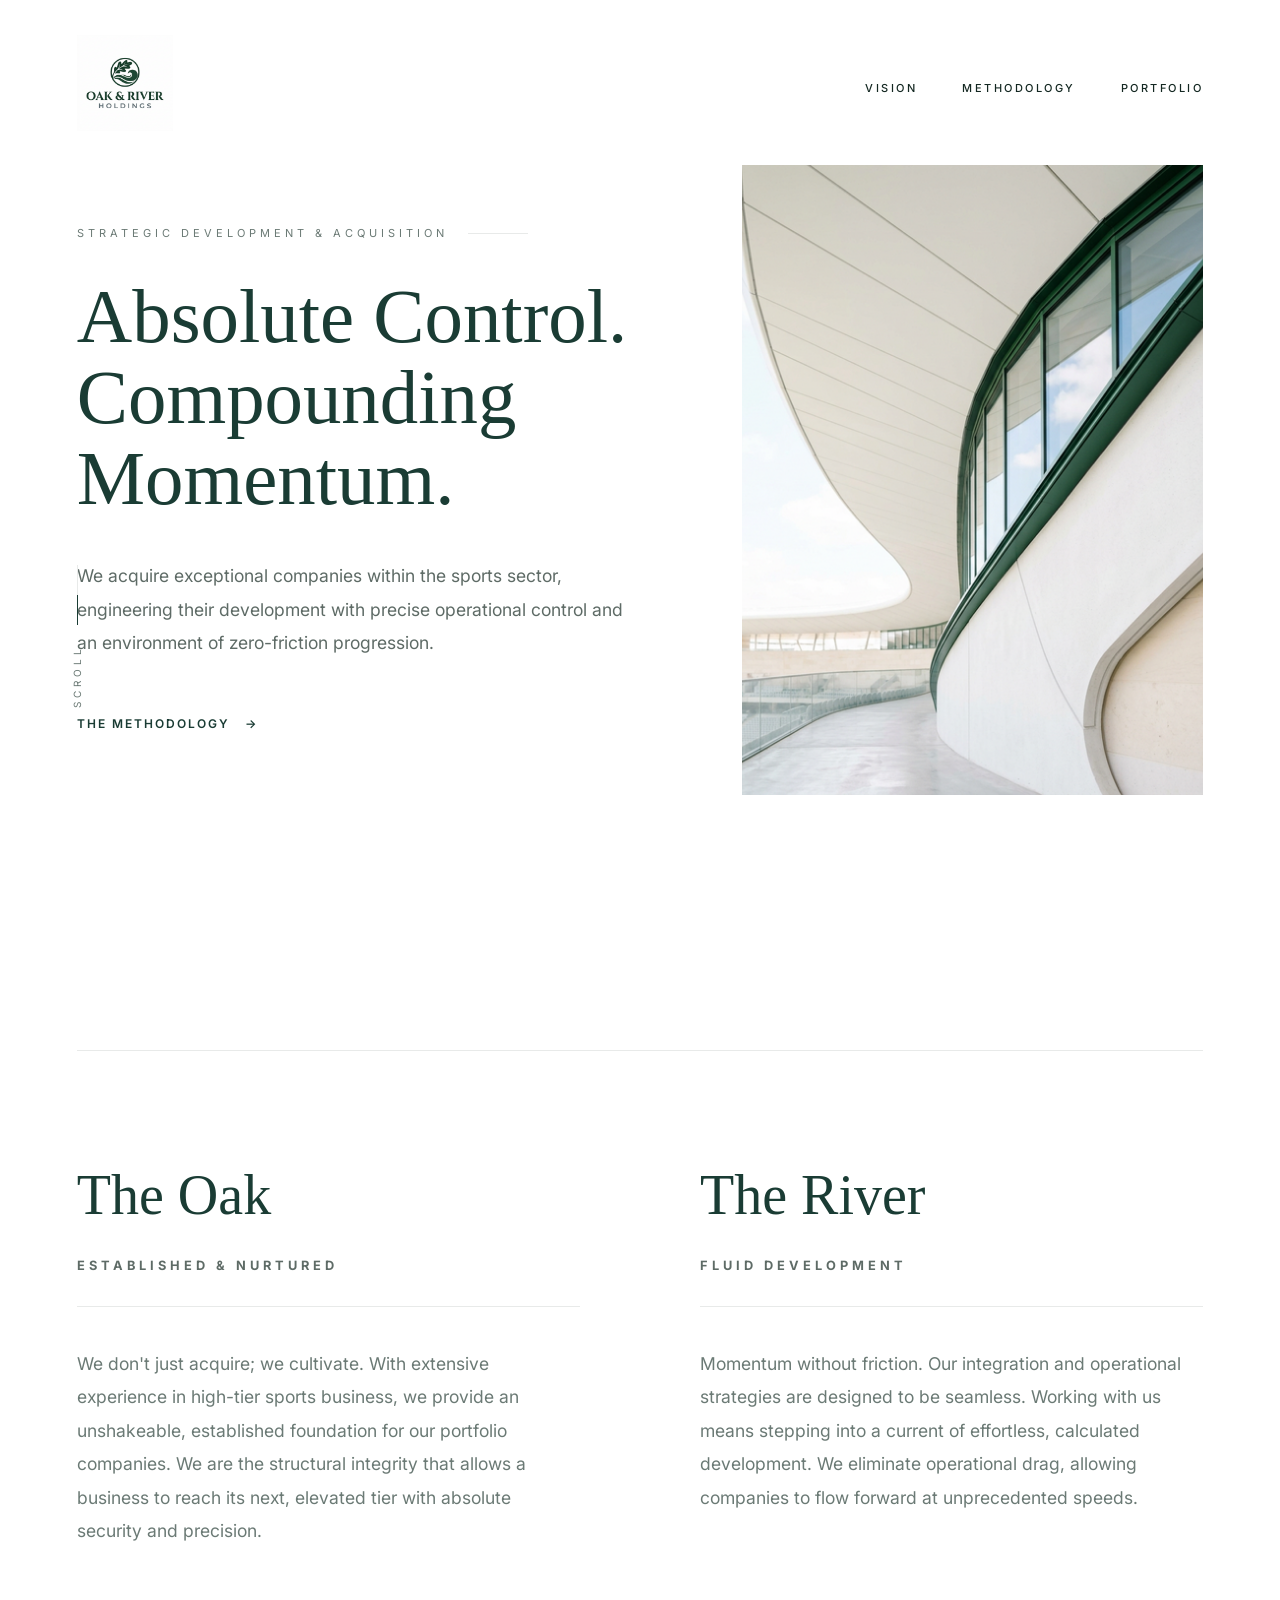
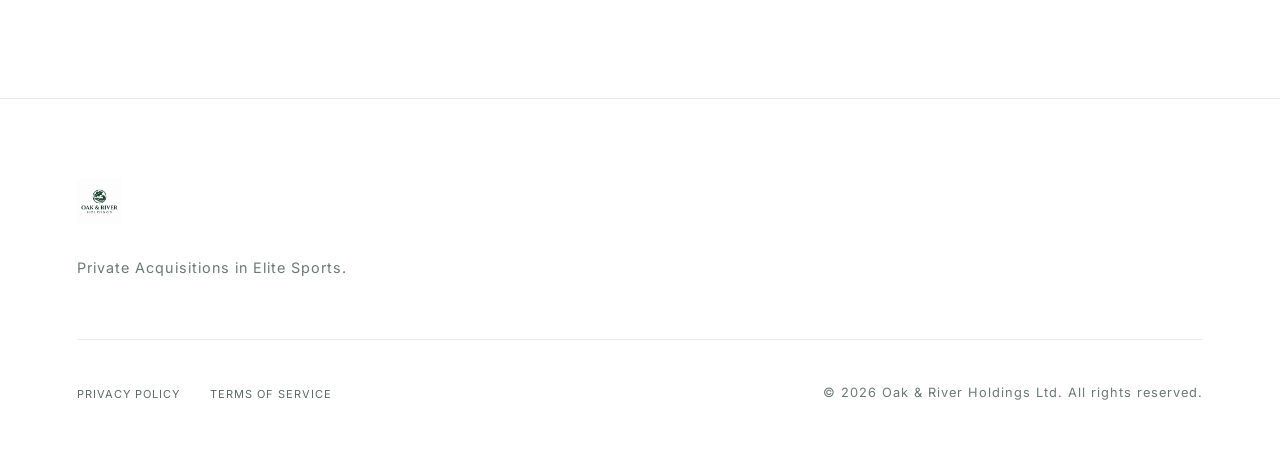
<file: index.html>
<!DOCTYPE html>
<html lang="en-GB">
<head>
    <meta charset="UTF-8">
    <meta name="viewport" content="width=device-width, initial-scale=1.0">
    <title>Oak & River Holdings | Elite Capital & Acquisitions</title>
    <link rel="stylesheet" href="style.css">
    <link rel="preconnect" href="https://fonts.googleapis.com">
    <link rel="preconnect" href="https://fonts.gstatic.com" crossorigin>
    <link href="https://fonts.googleapis.com/css2?family=Bodoni+Moda:ital,opsz,wght@0,6..96,400..900;1,6..96,400..900&family=Inter:wght@300;400;500;600&display=swap" rel="stylesheet">
</head>
<body>
    
    <nav class="main-nav">
        <div class="nav-container">
            <div class="logo-box">
                <img src="assets/oak_and_river_logo_monogreen.png" alt="Oak & River Holdings Logo" class="nav-logo" />
            </div>
            <ul class="nav-links">
                <li><a href="index.html#vision" class="nav-link">Vision</a></li>
                <li><a href="index.html#method" class="nav-link">Methodology</a></li>
                <li><a href="portfolio.html" class="nav-link">Portfolio</a></li>
            </ul>
            <button class="mobile-menu-btn" aria-label="Toggle Menu">
                <span></span>
                <span></span>
                <span></span>
            </button>
        </div>
    </nav>

    <main>
        <!-- HERO SECTION -->
        <section id="vision" class="hero cinematic-section">
            <div class="container hero-split">
                <div class="hero-content reveal-up">
                    <div class="eyebrow-line">
                        <span class="eyebrow">Strategic Development & Acquisition</span>
                        <span class="line"></span>
                    </div>
                    <h1 class="hero-title">
                        Absolute Control.<br>
                        Compounding Momentum.
                    </h1>
                    <p class="hero-subtitle">
                        We acquire exceptional companies within the sports sector, engineering their development with precise operational control and an environment of zero-friction progression.
                    </p>
                    <a href="#method" class="discover-btn">
                        <span>The Methodology</span>
                        <div class="arrow-icon">→</div>
                    </a>
                </div>
                <!-- Abstract bright imagery on the right -->
                <div class="hero-visual reveal-up" style="transition-delay: 0.2s">
                    <div class="visual-wrapper">
                        <img src="assets/bright_hero_bg.png" alt="Fluid momentum" />
                    </div>
                </div>
            </div>
            
            <div class="scroll-wrapper">
                <div class="scroll-indicator">
                    <span class="scroll-text">Scroll</span>
                    <div class="mouse-line"></div>
                </div>
            </div>
        </section>

        <!-- THE METHOD SECTION -->
        <section id="method" class="concept-section">
            <div class="container">
                <div class="grid-layout">
                    <!-- THE OAK -->
                    <div class="concept-block reveal-up">
                        <div class="concept-top">
                            <h2 class="concept-title">The Oak</h2>
                            <h3 class="concept-subtitle">Established & Nurtured</h3>
                        </div>
                        <div class="concept-body">
                            <p class="concept-desc">
                                We don't just acquire; we cultivate. With extensive experience in high-tier sports business, we provide an unshakeable, established foundation for our portfolio companies. We are the structural integrity that allows a business to reach its next, elevated tier with absolute security and precision.
                            </p>
                        </div>
                    </div>

                    <!-- THE RIVER -->
                    <div class="concept-block river-block reveal-up" style="transition-delay: 0.2s">
                        <div class="concept-top">
                            <h2 class="concept-title">The River</h2>
                            <h3 class="concept-subtitle">Fluid Development</h3>
                        </div>
                        <div class="concept-body">
                            <p class="concept-desc">
                                Momentum without friction. Our integration and operational strategies are designed to be seamless. Working with us means stepping into a current of effortless, calculated development. We eliminate operational drag, allowing companies to flow forward at unprecedented speeds.
                            </p>
                        </div>
                    </div>
                </div>
            </div>
        </section>




    </main>

    <footer>
        <div class="container footer-content">
            <div class="footer-brand">
                <img src="assets/oak_and_river_logo_monogreen.png" alt="Logo" class="footer-logo" />
                <p>Private Acquisitions in Elite Sports.</p>
            </div>
            <div class="footer-bottom">
                <ul class="footer-links">
                    <li><a href="#">Privacy Policy</a></li>
                    <li><a href="#">Terms of Service</a></li>
                </ul>
                <div class="footer-legal">
                    <p>&copy; 2026 Oak & River Holdings Ltd. All rights reserved.</p>
                </div>
            </div>
        </div>
    </footer>

    <script>
        document.addEventListener('DOMContentLoaded', () => {
            const observer = new IntersectionObserver((entries) => {
                entries.forEach((entry) => {
                    if (entry.isIntersecting) {
                        entry.target.classList.add('visible');
                    }
                });
            }, {
                threshold: 0.1,
                rootMargin: "0px 0px -50px 0px"
            });

            document.querySelectorAll('.reveal-up').forEach((el) => {
                observer.observe(el);
            });
            
            // Mobile menu toggle
            const menuBtn = document.querySelector('.mobile-menu-btn');
            const navLinks = document.querySelector('.nav-links');
            
            menuBtn.addEventListener('click', () => {
                menuBtn.classList.toggle('active');
                navLinks.classList.toggle('active');
            });

            // Close mobile menu on link click
            document.querySelectorAll('.nav-link').forEach(link => {
                link.addEventListener('click', () => {
                    menuBtn.classList.remove('active');
                    navLinks.classList.remove('active');
                });
            });

            const nav = document.querySelector('.main-nav');
            window.addEventListener('scroll', () => {
                if (window.scrollY > 10) {
                    nav.classList.add('scrolled');
                } else {
                    nav.classList.remove('scrolled');
                }
            });
        });
    </script>
</body>
</html>
</file>
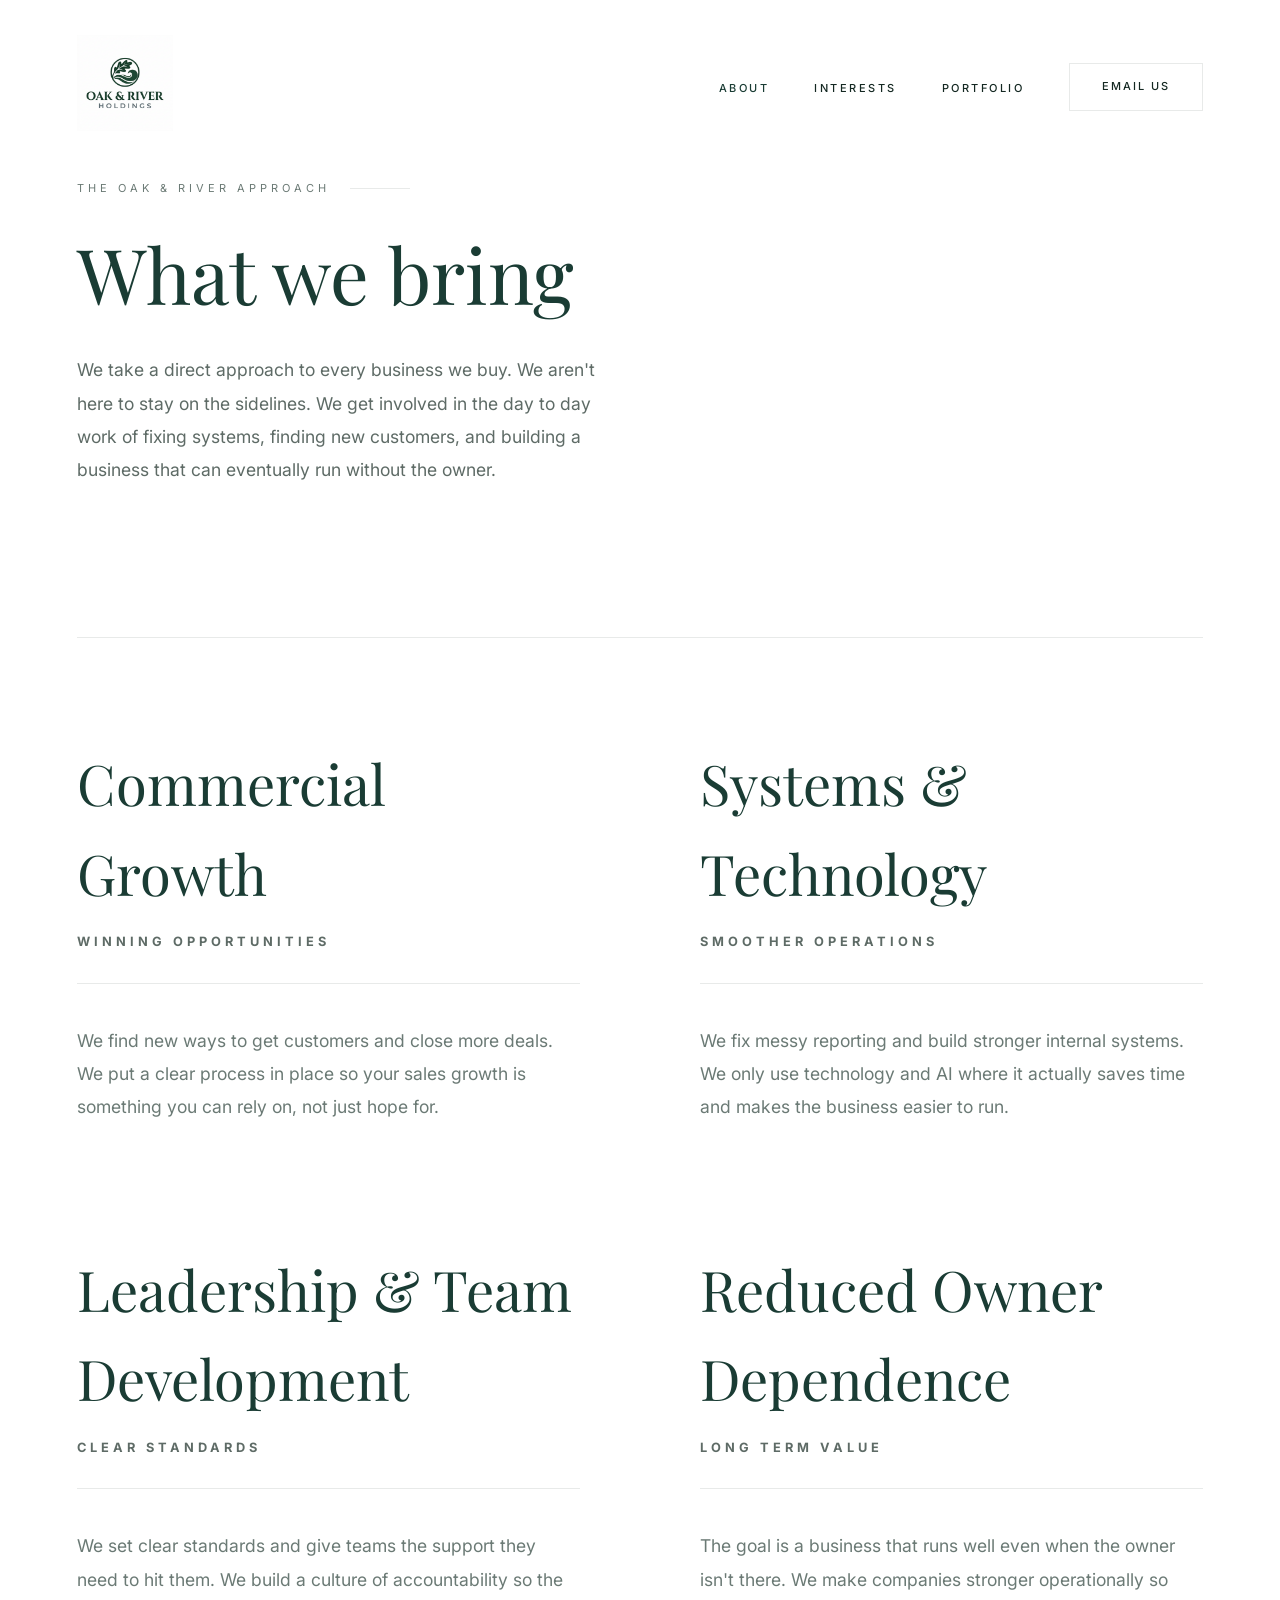
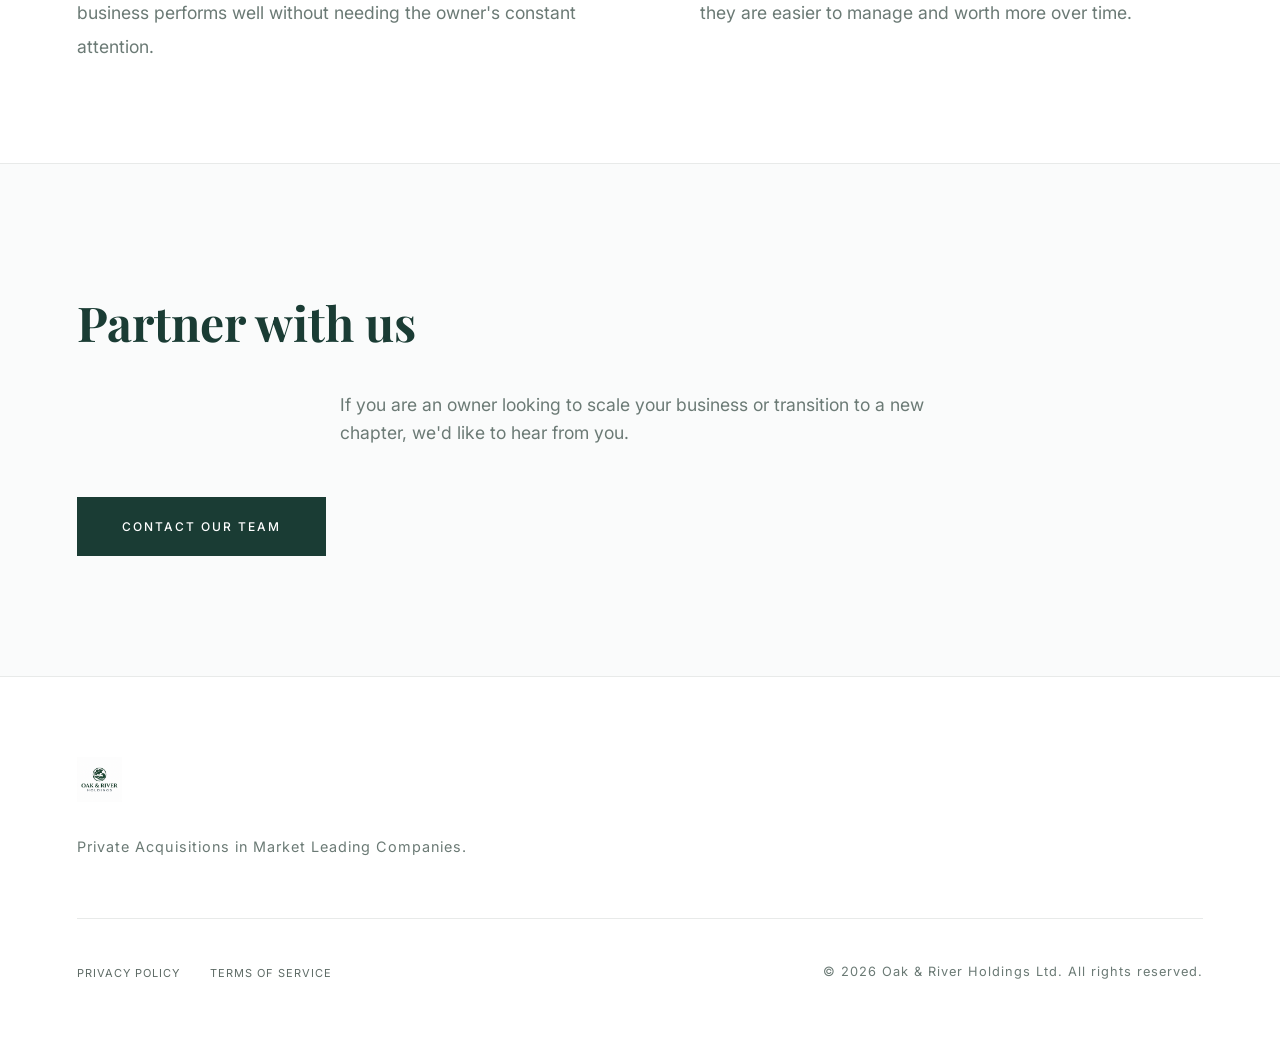
<file: about.html>
<!DOCTYPE html>
<html lang="en-GB">
<head>
    <meta charset="UTF-8">
    <meta name="viewport" content="width=device-width, initial-scale=1.0">
    <title>What We Bring | Oak & River Holdings</title>
    <link rel="stylesheet" href="style.css">
    <link rel="preconnect" href="https://fonts.googleapis.com">
    <link rel="preconnect" href="https://fonts.gstatic.com" crossorigin>
    <link href="https://fonts.googleapis.com/css2?family=Playfair+Display:ital,wght@0,400..900;1,400..900&family=Inter:wght@300;400;500;600&display=swap" rel="stylesheet">
</head>
<body>
    
    <nav class="main-nav">
        <div class="nav-container">
            <div class="logo-box">
                <a href="index.html">
                    <img src="assets/oak_and_river_logo_monogreen.png" alt="Oak & River Holdings Logo" class="nav-logo" />
                </a>
            </div>
            <ul class="nav-links">
                <li><a href="about.html" class="nav-link active">About</a></li>
                <li><a href="interests.html" class="nav-link">Interests</a></li>
                <li><a href="portfolio.html" class="nav-link">Portfolio</a></li>
                <li><a href="mailto:team@orholdings.uk" class="nav-btn">Email Us</a></li>
            </ul>
            <button class="mobile-menu-btn" aria-label="Toggle Menu">
                <span></span>
                <span></span>
                <span></span>
            </button>
        </div>
    </nav>

    <main style="padding-top: 180px;">
        <section class="about-hero">
            <div class="container reveal-up">
                <div class="eyebrow-line">
                    <span class="eyebrow">The Oak & River Approach</span>
                    <span class="line"></span>
                </div>
                <h1 class="hero-title">What we bring</h1>
                <p class="hero-subtitle">
                    We take a direct approach to every business we buy. We aren't here to stay on the sidelines. We get involved in the day to day work of fixing systems, finding new customers, and building a business that can eventually run without the owner.
                </p>
            </div>
        </section>

        <section class="about-grid" style="padding: 100px 0;">
            <div class="container">
                <div class="grid-layout">
                    <!-- Commercial Growth -->
                    <div class="concept-block reveal-up">
                        <div class="concept-top">
                            <h2 class="concept-title">Commercial Growth</h2>
                            <h3 class="concept-subtitle">Winning Opportunities</h3>
                        </div>
                        <div class="concept-body">
                            <p class="concept-desc">
                                We find new ways to get customers and close more deals. We put a clear process in place so your sales growth is something you can rely on, not just hope for.
                            </p>
                        </div>
                    </div>

                    <!-- Systems & Technology -->
                    <div class="concept-block reveal-up" style="transition-delay: 0.1s">
                        <div class="concept-top">
                            <h2 class="concept-title">Systems & Technology</h2>
                            <h3 class="concept-subtitle">Smoother Operations</h3>
                        </div>
                        <div class="concept-body">
                            <p class="concept-desc">
                                We fix messy reporting and build stronger internal systems. We only use technology and AI where it actually saves time and makes the business easier to run.
                            </p>
                        </div>
                    </div>

                    <!-- Leadership & Team Development -->
                    <div class="concept-block reveal-up" style="transition-delay: 0.2s">
                        <div class="concept-top">
                            <h2 class="concept-title">Leadership & Team Development</h2>
                            <h3 class="concept-subtitle">Clear Standards</h3>
                        </div>
                        <div class="concept-body">
                            <p class="concept-desc">
                                We set clear standards and give teams the support they need to hit them. We build a culture of accountability so the business performs well without needing the owner's constant attention.
                            </p>
                        </div>
                    </div>

                    <!-- Reduced Owner Dependence -->
                    <div class="concept-block reveal-up" style="transition-delay: 0.3s">
                        <div class="concept-top">
                            <h2 class="concept-title">Reduced Owner Dependence</h2>
                            <h3 class="concept-subtitle">Long Term Value</h3>
                        </div>
                        <div class="concept-body">
                            <p class="concept-desc">
                                The goal is a business that runs well even when the owner isn't there. We make companies stronger operationally so they are easier to manage and worth more over time.
                            </p>
                        </div>
                    </div>
                </div>
            </div>
        </section>
        
        <section class="cta-section" style="background: var(--bg-secondary); padding: 120px 0; border-top: 1px solid var(--border-color);">
            <div class="container text-center reveal-up">
                <h2 style="font-family: var(--font-serif); font-size: 3rem; color: var(--primary); margin-bottom: 30px;">Partner with us</h2>
                <p style="color: var(--text-muted); max-width: 600px; margin: 0 auto 50px auto; font-size: 1.1rem;">
                    If you are an owner looking to scale your business or transition to a new chapter, we'd like to hear from you.
                </p>
                <a href="mailto:team@orholdings.uk" class="nav-btn large" style="margin-top: 0;">Contact our Team</a>
            </div>
        </section>
    </main>

    <footer>
        <div class="container footer-content">
            <div class="footer-brand">
                <img src="assets/oak_and_river_logo_monogreen.png" alt="Logo" class="footer-logo" />
                <p>Private Acquisitions in Market Leading Companies.</p>
            </div>
            <div class="footer-bottom">
                <ul class="footer-links">
                    <li><a href="#">Privacy Policy</a></li>
                    <li><a href="#">Terms of Service</a></li>
                </ul>
                <div class="footer-legal">
                    <p>&copy; 2026 Oak & River Holdings Ltd. All rights reserved.</p>
                </div>
            </div>
        </div>
    </footer>

    <script>
        document.addEventListener('DOMContentLoaded', () => {
            const observer = new IntersectionObserver((entries) => {
                entries.forEach((entry) => {
                    if (entry.isIntersecting) {
                        entry.target.classList.add('visible');
                    }
                });
            }, {
                threshold: 0.1,
                rootMargin: "0px 0px -50px 0px"
            });

            document.querySelectorAll('.reveal-up').forEach((el) => {
                observer.observe(el);
            });
            
            // Mobile menu toggle
            const menuBtn = document.querySelector('.mobile-menu-btn');
            const navLinks = document.querySelector('.nav-links');
            
            menuBtn.addEventListener('click', () => {
                menuBtn.classList.toggle('active');
                navLinks.classList.toggle('active');
            });

            const nav = document.querySelector('.main-nav');
            window.addEventListener('scroll', () => {
                if (window.scrollY > 10) {
                    nav.classList.add('scrolled');
                } else {
                    nav.classList.remove('scrolled');
                }
            });
        });
    </script>
</body>
</html>
</file>
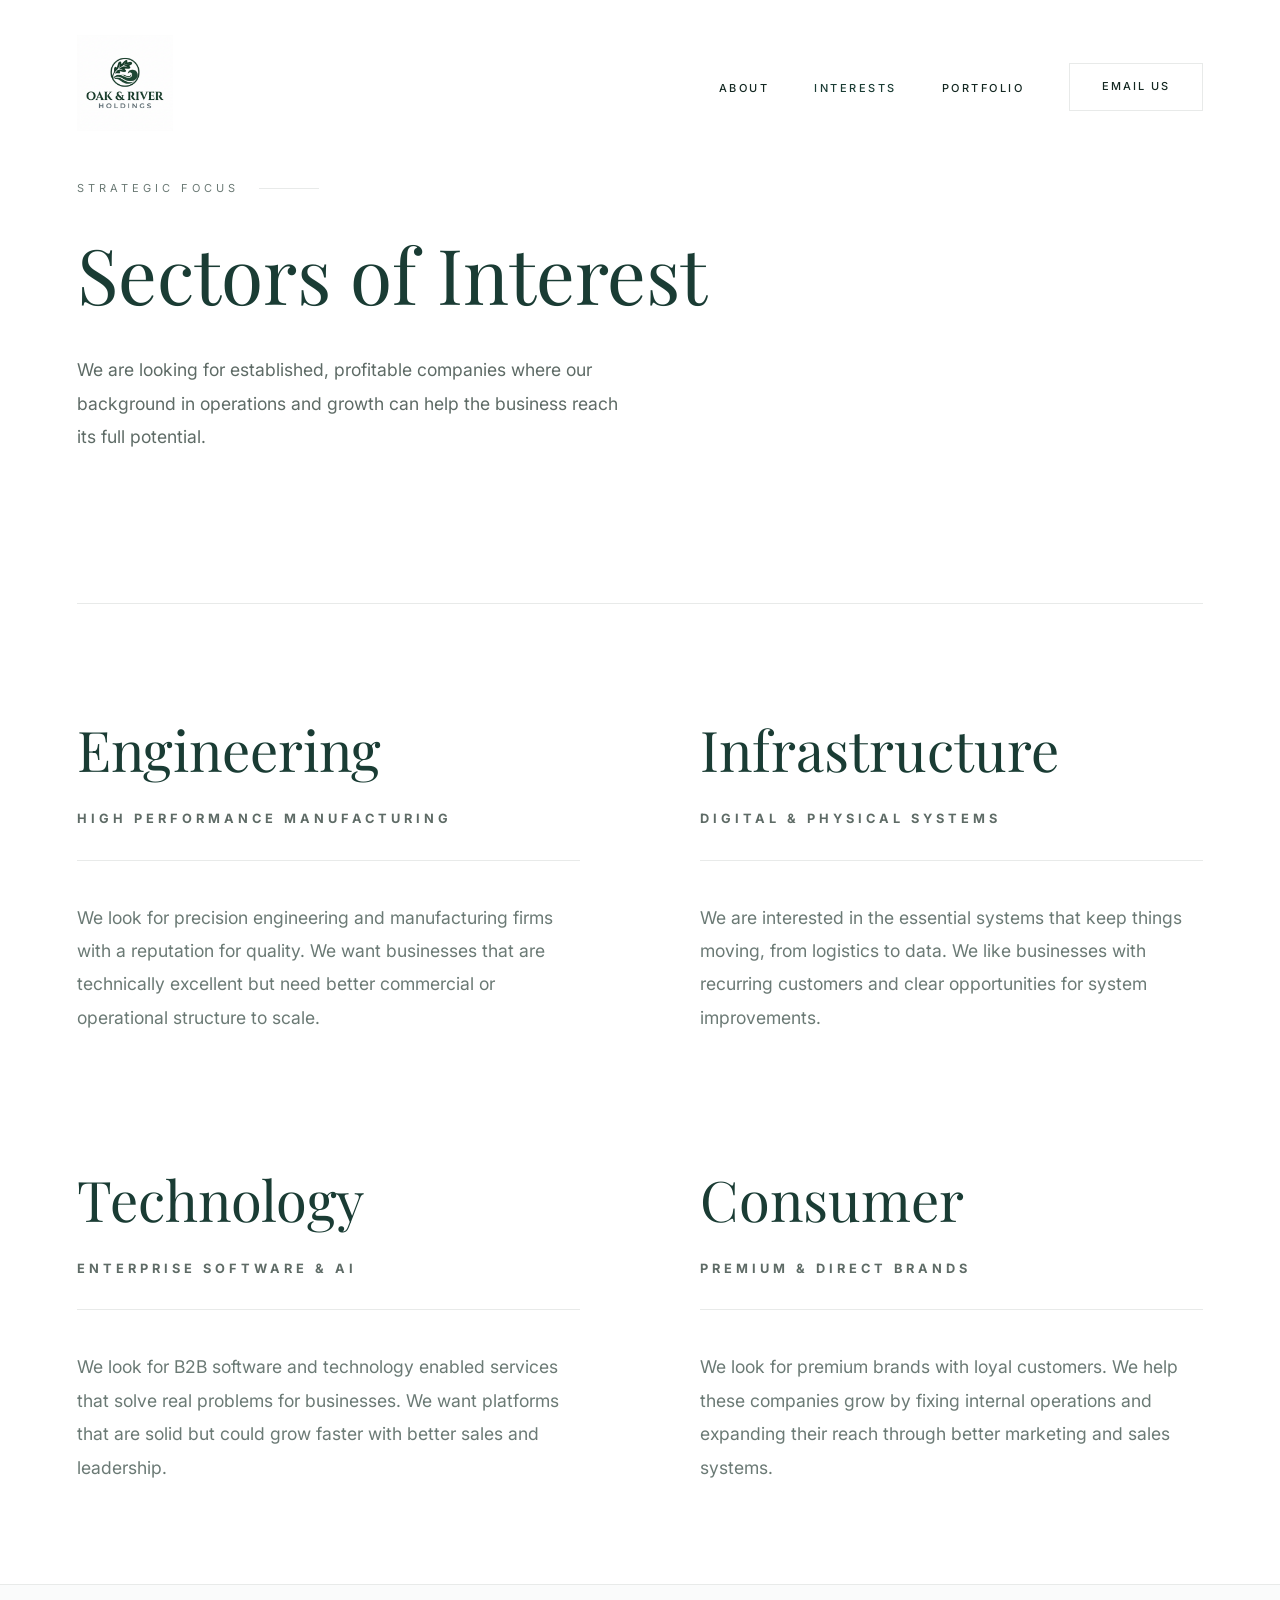
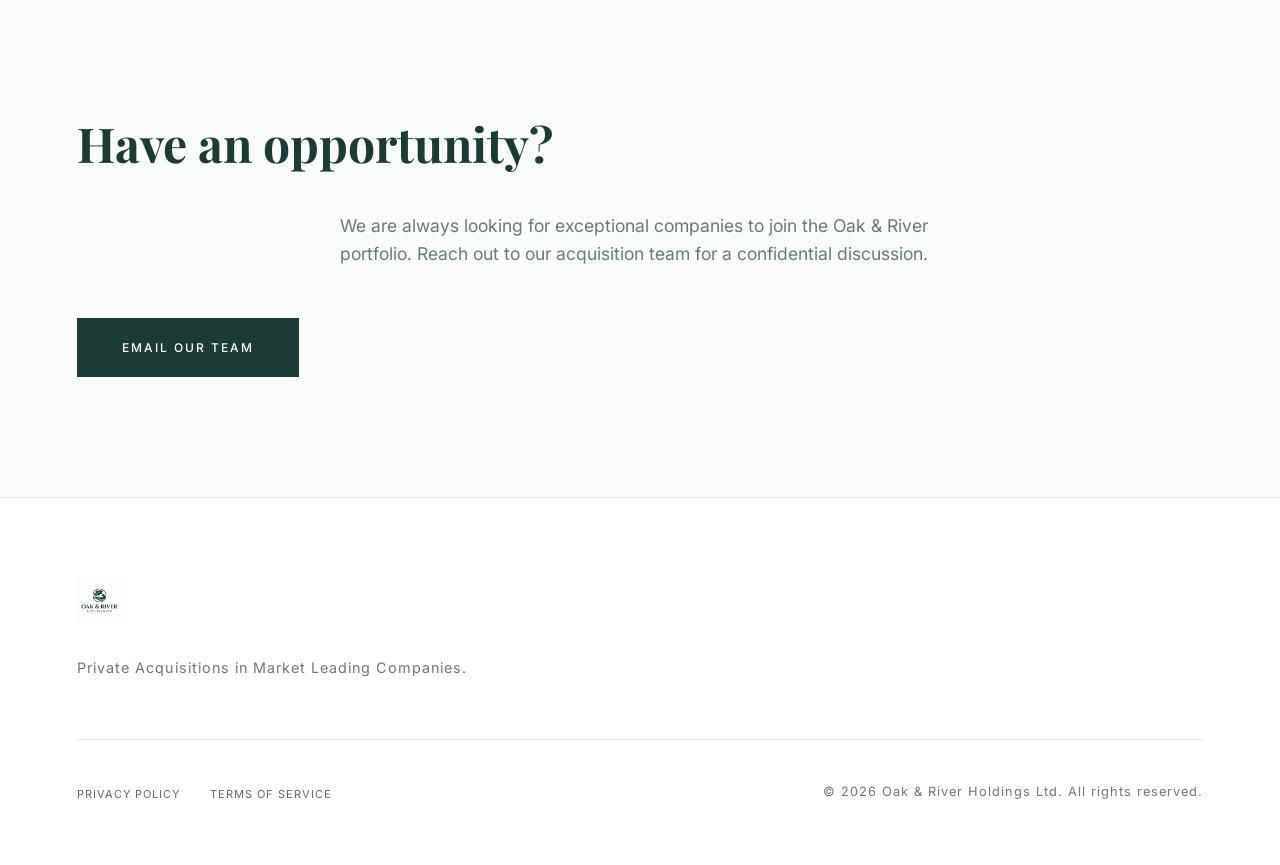
<file: interests.html>
<!DOCTYPE html>
<html lang="en-GB">
<head>
    <meta charset="UTF-8">
    <meta name="viewport" content="width=device-width, initial-scale=1.0">
    <title>Interests | Oak & River Holdings</title>
    <link rel="stylesheet" href="style.css">
    <link rel="preconnect" href="https://fonts.googleapis.com">
    <link rel="preconnect" href="https://fonts.gstatic.com" crossorigin>
    <link href="https://fonts.googleapis.com/css2?family=Playfair+Display:ital,wght@0,400..900;1,400..900&family=Inter:wght@300;400;500;600&display=swap" rel="stylesheet">
</head>
<body>
    
    <nav class="main-nav">
        <div class="nav-container">
            <div class="logo-box">
                <a href="index.html">
                    <img src="assets/oak_and_river_logo_monogreen.png" alt="Oak & River Holdings Logo" class="nav-logo" />
                </a>
            </div>
            <ul class="nav-links">
                <li><a href="about.html" class="nav-link">About</a></li>
                <li><a href="interests.html" class="nav-link active">Interests</a></li>
                <li><a href="portfolio.html" class="nav-link">Portfolio</a></li>
                <li><a href="mailto:team@orholdings.uk" class="nav-btn">Email Us</a></li>
            </ul>
            <button class="mobile-menu-btn" aria-label="Toggle Menu">
                <span></span>
                <span></span>
                <span></span>
            </button>
        </div>
    </nav>

    <main style="padding-top: 180px;">
        <section class="interests-hero">
            <div class="container reveal-up">
                <div class="eyebrow-line">
                    <span class="eyebrow">Strategic Focus</span>
                    <span class="line"></span>
                </div>
                <h1 class="hero-title">Sectors of Interest</h1>
                <p class="hero-subtitle">
                    We are looking for established, profitable companies where our background in operations and growth can help the business reach its full potential.
                </p>
            </div>
        </section>

        <section class="interests-grid" style="padding: 100px 0;">
            <div class="container">
                <div class="grid-layout">
                    <!-- Interest 1 -->
                    <div class="concept-block reveal-up">
                        <div class="concept-top">
                            <h2 class="concept-title">Engineering</h2>
                            <h3 class="concept-subtitle">High Performance Manufacturing</h3>
                        </div>
                        <div class="concept-body">
                            <p class="concept-desc">
                                We look for precision engineering and manufacturing firms with a reputation for quality. We want businesses that are technically excellent but need better commercial or operational structure to scale.
                            </p>
                        </div>
                    </div>

                    <!-- Interest 2 -->
                    <div class="concept-block reveal-up" style="transition-delay: 0.1s">
                        <div class="concept-top">
                            <h2 class="concept-title">Infrastructure</h2>
                            <h3 class="concept-subtitle">Digital & Physical Systems</h3>
                        </div>
                        <div class="concept-body">
                            <p class="concept-desc">
                                We are interested in the essential systems that keep things moving, from logistics to data. We like businesses with recurring customers and clear opportunities for system improvements.
                            </p>
                        </div>
                    </div>

                    <!-- Interest 3 -->
                    <div class="concept-block reveal-up" style="transition-delay: 0.2s">
                        <div class="concept-top">
                            <h2 class="concept-title">Technology</h2>
                            <h3 class="concept-subtitle">Enterprise Software & AI</h3>
                        </div>
                        <div class="concept-body">
                            <p class="concept-desc">
                                We look for B2B software and technology enabled services that solve real problems for businesses. We want platforms that are solid but could grow faster with better sales and leadership.
                            </p>
                        </div>
                    </div>

                    <!-- Interest 4 -->
                    <div class="concept-block reveal-up" style="transition-delay: 0.3s">
                        <div class="concept-top">
                            <h2 class="concept-title">Consumer</h2>
                            <h3 class="concept-subtitle">Premium & Direct Brands</h3>
                        </div>
                        <div class="concept-body">
                            <p class="concept-desc">
                                We look for premium brands with loyal customers. We help these companies grow by fixing internal operations and expanding their reach through better marketing and sales systems.
                            </p>
                        </div>
                    </div>
                </div>
            </div>
        </section>
        
        <section class="cta-section" style="background: var(--bg-secondary); padding: 120px 0; border-top: 1px solid var(--border-color);">
            <div class="container text-center reveal-up">
                <h2 style="font-family: var(--font-serif); font-size: 3rem; color: var(--primary); margin-bottom: 30px;">Have an opportunity?</h2>
                <p style="color: var(--text-muted); max-width: 600px; margin: 0 auto 50px auto; font-size: 1.1rem;">
                    We are always looking for exceptional companies to join the Oak & River portfolio. Reach out to our acquisition team for a confidential discussion.
                </p>
                <a href="mailto:team@orholdings.uk" class="nav-btn large" style="margin-top: 0;">Email Our Team</a>
            </div>
        </section>
    </main>

    <footer>
        <div class="container footer-content">
            <div class="footer-brand">
                <img src="assets/oak_and_river_logo_monogreen.png" alt="Logo" class="footer-logo" />
                <p>Private Acquisitions in Market Leading Companies.</p>
            </div>
            <div class="footer-bottom">
                <ul class="footer-links">
                    <li><a href="#">Privacy Policy</a></li>
                    <li><a href="#">Terms of Service</a></li>
                </ul>
                <div class="footer-legal">
                    <p>&copy; 2026 Oak & River Holdings Ltd. All rights reserved.</p>
                </div>
            </div>
        </div>
    </footer>

    <script>
        document.addEventListener('DOMContentLoaded', () => {
            const observer = new IntersectionObserver((entries) => {
                entries.forEach((entry) => {
                    if (entry.isIntersecting) {
                        entry.target.classList.add('visible');
                    }
                });
            }, {
                threshold: 0.1,
                rootMargin: "0px 0px -50px 0px"
            });

            document.querySelectorAll('.reveal-up').forEach((el) => {
                observer.observe(el);
            });
            
            // Mobile menu toggle
            const menuBtn = document.querySelector('.mobile-menu-btn');
            const navLinks = document.querySelector('.nav-links');
            
            menuBtn.addEventListener('click', () => {
                menuBtn.classList.toggle('active');
                navLinks.classList.toggle('active');
            });

            const nav = document.querySelector('.main-nav');
            window.addEventListener('scroll', () => {
                if (window.scrollY > 10) {
                    nav.classList.add('scrolled');
                } else {
                    nav.classList.remove('scrolled');
                }
            });
        });
    </script>
</body>
</html>
</file>
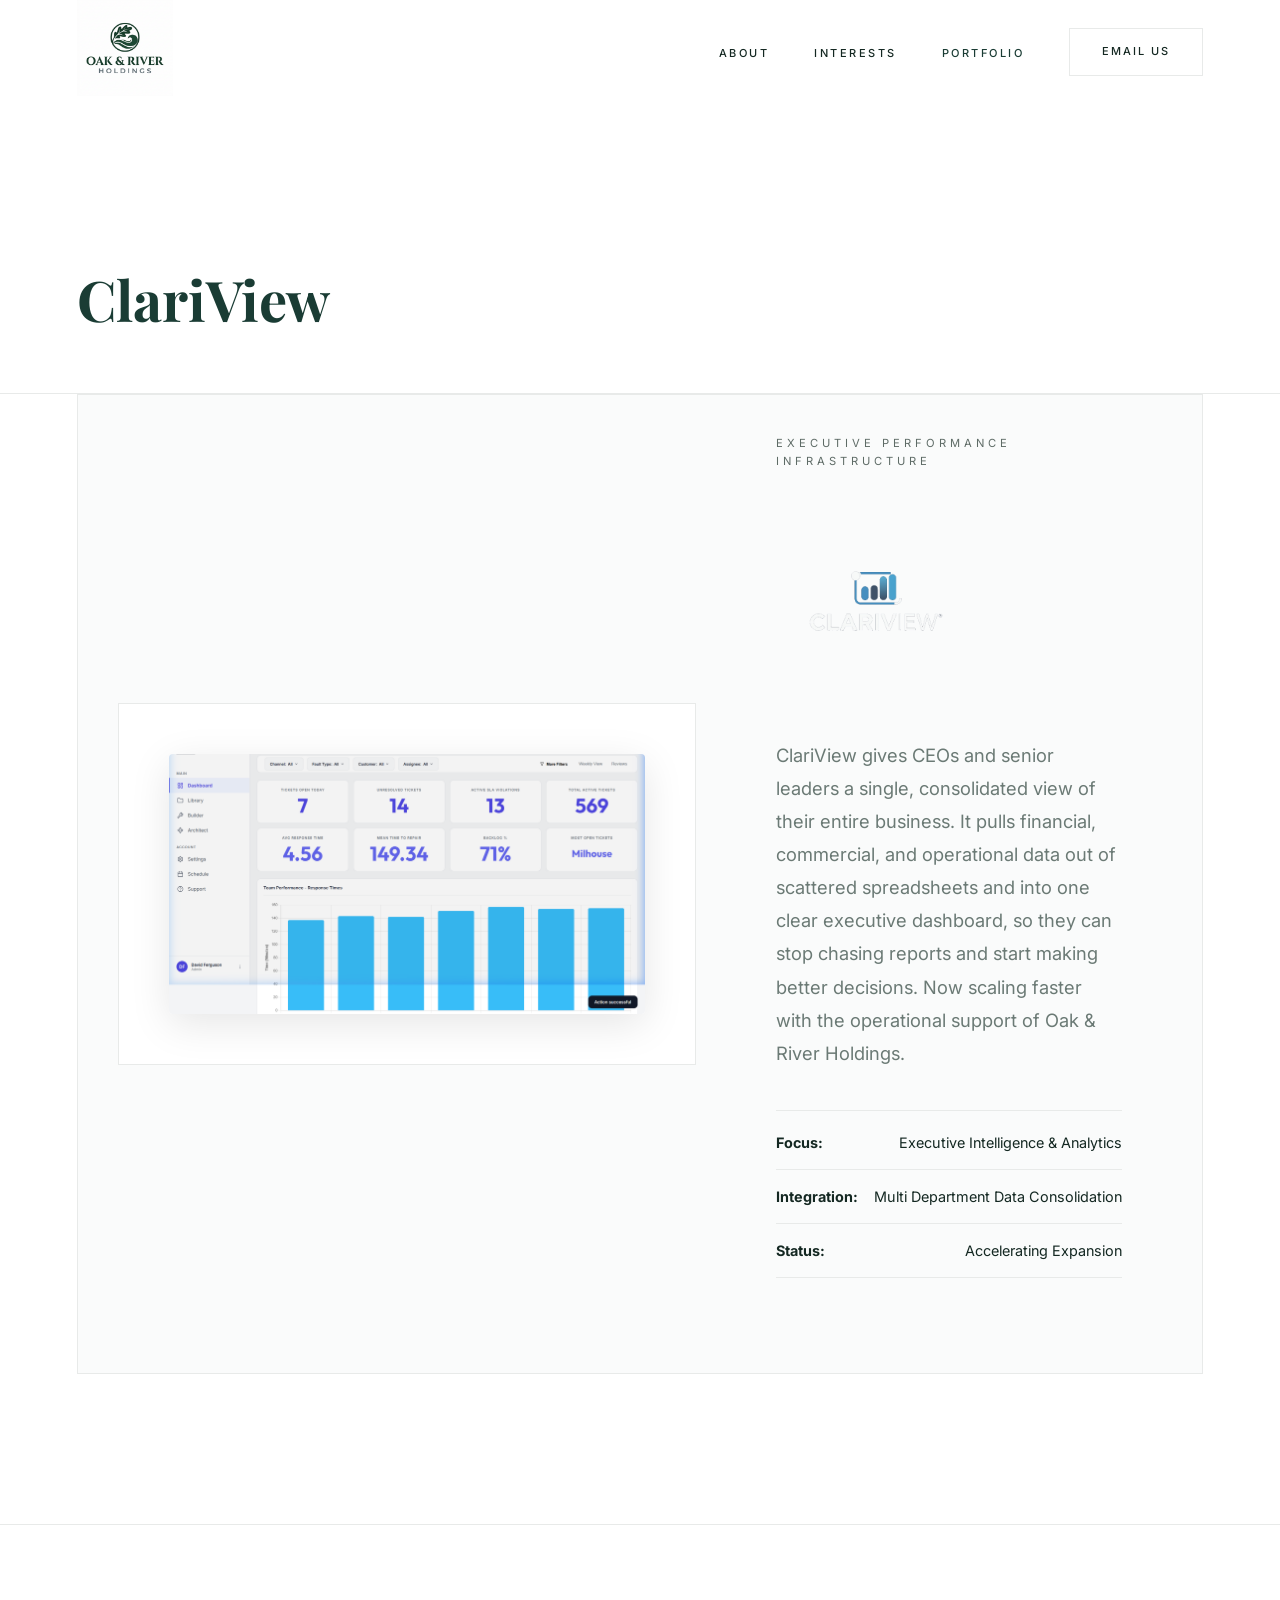
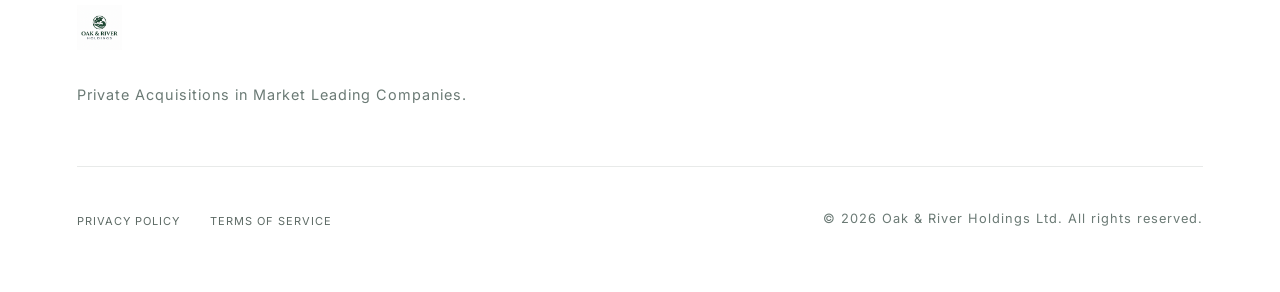
<file: portfolio.html>
<!DOCTYPE html>
<html lang="en-GB">
<head>
    <meta charset="UTF-8">
    <meta name="viewport" content="width=device-width, initial-scale=1.0">
    <title>Portfolio | Oak & River Holdings</title>
    <link rel="stylesheet" href="style.css">
    
    <!-- Fonts: Inter for utility, Bodoni Moda for headlines -->
    <link rel="preconnect" href="https://fonts.googleapis.com">
    <link rel="preconnect" href="https://fonts.gstatic.com" crossorigin>
    <link href="https://fonts.googleapis.com/css2?family=Playfair+Display:ital,wght@0,400..900;1,400..900&family=Inter:wght@300;400;500;600&display=swap" rel="stylesheet">
</head>
<body>
    
    <!-- NAVIGATION -->
    <nav>
        <div class="nav-container">
            <div class="logo-box">
                <a href="index.html">
                    <img src="assets/oak_and_river_logo_monogreen.png" alt="Oak & River Holdings Logo" class="nav-logo" />
                </a>
            </div>
            <ul class="nav-links">
                <li><a href="about.html" class="nav-link">About</a></li>
                <li><a href="interests.html" class="nav-link">Interests</a></li>
                <li><a href="portfolio.html" class="nav-link active">Portfolio</a></li>
                <li><a href="mailto:team@orholdings.uk" class="nav-btn">Email Us</a></li>
            </ul>
            <button class="mobile-menu-btn" aria-label="Toggle Menu">
                <span></span>
                <span></span>
                <span></span>
            </button>
        </div>
    </nav>

    <main style="padding-top: 150px; min-height: 80vh;">
        <!-- PORTFOLIO HEADER -->
        <section class="portfolio-header">
            <div class="container text-center reveal-up">
                <h1 style="font-family: var(--font-serif); font-size: 3.5rem; color: var(--primary); margin-bottom: 50px;">ClariView</h1>
            </div>
        </section>

        <!-- PORTFOLIO SECTION -->
        <section class="portfolio-section" style="padding-top: 0;">
            <div class="container">
                <div class="portfolio-showcase reveal-up">
                    <div class="portfolio-visual" style="background: var(--bg-primary); padding: 50px; display: flex; align-items: center; justify-content: center; border: 1px solid var(--border-color);">
                        <img src="assets/clariview_dashboard.png" alt="ClariView Executive Dashboard" style="box-shadow: 0 10px 40px rgba(0,0,0,0.1); width: 100%; border-radius: 4px;" />
                    </div>
                    <div class="portfolio-content">
                        <div class="portfolio-brand">
                            <span class="eyebrow">Executive Performance Infrastructure</span>
                            <img src="assets/clariview_logo.png" style="max-width: 200px; margin-top: 15px;" alt="ClariView Logo" />
                        </div>
                        <p class="portfolio-desc" style="font-size: 1.15rem;">
                            ClariView gives CEOs and senior leaders a single, consolidated view of their entire business. It pulls financial, commercial, and operational data out of scattered spreadsheets and into one clear executive dashboard, so they can stop chasing reports and start making better decisions. Now scaling faster with the operational support of Oak & River Holdings.
                        </p>
                        <ul class="portfolio-stats">
                            <li><strong>Focus:</strong> Executive Intelligence & Analytics</li>
                            <li><strong>Integration:</strong> Multi Department Data Consolidation</li>
                            <li><strong>Status:</strong> Accelerating Expansion</li>
                        </ul>
                    </div>
                </div>
            </div>
        </section>
    </main>

    <!-- FOOTER -->
    <footer>
        <div class="container footer-content">
            <div class="footer-brand">
                <img src="assets/oak_and_river_logo_monogreen.png" alt="Logo" class="footer-logo" />
                <p>Private Acquisitions in Market Leading Companies.</p>
            </div>
            <div class="footer-bottom">
                <ul class="footer-links">
                    <li><a href="#">Privacy Policy</a></li>
                    <li><a href="#">Terms of Service</a></li>
                </ul>
                <div class="footer-legal">
                    <p>&copy; 2026 Oak & River Holdings Ltd. All rights reserved.</p>
                </div>
            </div>
        </div>
    </footer>

    <script>
        document.addEventListener('DOMContentLoaded', () => {
            const observer = new IntersectionObserver((entries) => {
                entries.forEach((entry) => {
                    if (entry.isIntersecting) {
                        entry.target.classList.add('visible');
                    }
                });
            }, { threshold: 0.1 });
            
            document.querySelectorAll('.reveal-up').forEach((el) => {
                observer.observe(el);
            });

            // Mobile menu toggle
            const menuBtn = document.querySelector('.mobile-menu-btn');
            const navLinks = document.querySelector('.nav-links');
            
            menuBtn.addEventListener('click', () => {
                menuBtn.classList.toggle('active');
                navLinks.classList.toggle('active');
            });

            // Close mobile menu on link click
            document.querySelectorAll('.nav-link').forEach(link => {
                link.addEventListener('click', () => {
                    menuBtn.classList.remove('active');
                    navLinks.classList.remove('active');
                });
            });
        });
    </script>
</body>
</html>
</file>
<file: style.css>
/* --- VARIABLES --- */
:root {
    --bg-primary: #ffffff;
    --bg-secondary: #fafbfb; 
    --primary: #1a3c34;     /* Oak & River Green */
    --primary-light: #2b574d;     
    --accent: #5e6b66;      /* Slate/grey/green */
    --text-main: #142822;   /* Effectively black with subtle green depth */
    --text-muted: #6b7a75;  
    --border-color: #e8eae9;
    
    --font-serif: 'Playfair Display', serif;
    --font-sans: 'Inter', sans-serif;
    
    --ease: cubic-bezier(0.25, 1, 0.5, 1);
}

/* --- RESET & BASE --- */
* { margin: 0; padding: 0; box-sizing: border-box; }

html { scroll-behavior: smooth; }

body {
    background-color: var(--bg-primary);
    color: var(--text-main);
    font-family: var(--font-sans);
    line-height: 1.6;
    overflow-x: hidden;
    -webkit-font-smoothing: antialiased;
    -moz-osx-font-smoothing: grayscale;
}

.container {
    max-width: 1500px;
    margin: 0 auto;
    padding: 0 6vw;
}

/* --- TYPOGRAPHY UTILS --- */

/* --- NAVIGATION --- */
.main-nav {
    position: fixed;
    top: 0; left: 0; width: 100%;
    padding: 35px 0;
    z-index: 100;
    transition: all 0.5s var(--ease);
    border-bottom: 1px solid transparent;
}
.main-nav.scrolled {
    background: rgba(255, 255, 255, 0.95);
    backdrop-filter: blur(12px);
    -webkit-backdrop-filter: blur(12px);
    padding: 20px 0;
    border-bottom: 1px solid var(--border-color);
}

.nav-container {
    max-width: 1500px;
    margin: 0 auto;
    padding: 0 6vw;
    display: flex;
    justify-content: space-between;
    align-items: center;
}

.nav-logo {
    height: 96px;
    transition: transform 0.3s var(--ease);
}
.nav-logo:hover { transform: scale(1.02); }

.nav-links {
    display: flex;
    list-style: none;
    gap: 45px;
    align-items: center;
}

.nav-link {
    color: var(--text-main);
    text-decoration: none;
    font-size: 11px;
    letter-spacing: 2.5px;
    text-transform: uppercase;
    font-weight: 500;
    transition: all 0.3s var(--ease);
}
.nav-link:hover,
.nav-link.active {
    color: var(--primary);
}

.nav-btn {
    border: 1px solid var(--border-color);
    padding: 14px 32px;
    color: var(--text-main);
    text-decoration: none;
    font-size: 11px;
    letter-spacing: 2px;
    text-transform: uppercase;
    font-weight: 500;
    transition: all 0.4s var(--ease);
    display: inline-flex; justify-content: center; align-items: center;
}
.nav-btn:hover {
    background: var(--primary);
    color: #ffffff;
    border-color: var(--primary);
}
.nav-btn.large {
    padding: 20px 45px;
    font-size: 12px;
    margin-top: 50px;
    background: var(--primary);
    color: white;
    border: none;
}
.nav-btn.large:hover {
    background: var(--primary-light);
}

/* --- HERO SECTION --- */
.hero {
    min-height: 100vh;
    display: flex;
    flex-direction: column;
    justify-content: center;
    position: relative;
    padding-top: 140px;
    padding-bottom: 80px;
}

.hero-split {
    display: grid;
    grid-template-columns: 1.1fr 0.9fr;
    gap: 8vw;
    align-items: center;
}

.hero-content {
    max-width: 800px;
}

.eyebrow-line {
    display: flex;
    align-items: center;
    gap: 20px;
    margin-bottom: 35px;
}
.eyebrow {
    font-size: 11px;
    letter-spacing: 4px;
    text-transform: uppercase;
    color: var(--text-muted);
}
.eyebrow-line .line {
    flex-grow: 1;
    max-width: 60px;
    height: 1px;
    background: var(--border-color);
}

.hero-title {
    font-family: var(--font-serif);
    font-size: clamp(3.2rem, 6vw, 6.5rem);
    line-height: 1.05;
    font-weight: 400;
    margin-bottom: 40px;
    color: var(--primary);
}

.hero-subtitle {
    font-size: 1.1rem;
    color: var(--accent);
    max-width: 550px;
    line-height: 1.9;
    margin-bottom: 50px;
    font-weight: 400;
}

.discover-btn {
    display: inline-flex;
    align-items: center;
    gap: 15px;
    color: var(--primary);
    text-decoration: none;
    font-size: 12px;
    letter-spacing: 2px;
    text-transform: uppercase;
    font-weight: 600;
    transition: all 0.3s var(--ease);
}
.discover-btn:hover { gap: 25px; }

.hero-visual {
    width: 100%;
    height: 70vh;
}
.visual-wrapper {
    width: 100%;
    height: 100%;
    overflow: hidden;
    position: relative;
}
.visual-wrapper img {
    width: 100%;
    height: 100%;
    object-fit: cover;
    object-position: center;
}


/* --- SCROLL INDICATOR --- */
.scroll-wrapper {
    position: absolute;
    bottom: 0;
    left: 6vw;
    height: 100px;
}
.scroll-indicator {
    display: flex;
    align-items: center;
    gap: 20px;
    transform-origin: left;
    transform: rotate(-90deg) translateX(100px);
}
.scroll-text {
    font-size: 10px;
    text-transform: uppercase;
    letter-spacing: 4px;
    color: var(--text-muted);
}
.mouse-line {
    width: 60px;
    height: 1px;
    background: var(--border-color);
    position: relative;
    overflow: hidden;
}
.mouse-line::after {
    content: '';
    position: absolute;
    top: 0; left: 0; height: 100%; width: 50%;
    background: var(--primary);
    animation: scroll 2s infinite cubic-bezier(0.65, 0, 0.35, 1);
}
@keyframes scroll {
    0% { transform: translateX(-100%); }
    100% { transform: translateX(200%); }
}


/* --- THE METHOD SECTION --- */
.concept-section {
    padding: 150px 0;
    background-color: var(--bg-primary);
}

.grid-layout {
    display: grid;
    grid-template-columns: 1fr 1fr;
    gap: 120px;
    align-items: start;
    border-top: 1px solid var(--border-color);
    padding-top: 100px;
}



.concept-block {
    display: flex;
    flex-direction: column;
    gap: 40px;
}
.concept-top {
    border-bottom: 1px solid var(--border-color);
    padding-bottom: 30px;
}
.concept-title {
    font-family: var(--font-serif);
    font-size: 3.5rem;
    font-weight: 400;
    margin-bottom: 15px;
    color: var(--primary);
}

.concept-subtitle {
    font-size: 0.8rem;
    text-transform: uppercase;
    letter-spacing: 4px;
    color: var(--accent);
}

.concept-desc {
    color: var(--text-muted);
    font-weight: 400;
    font-size: 1.1rem;
    line-height: 1.9;
    max-width: 500px;
}



/* --- PORTFOLIO SECTION --- */
.portfolio-section {
    padding: 150px 0;
    background-color: var(--bg-primary);
    border-top: 1px solid var(--border-color);
}
.section-header {
    text-align: center;
    margin-bottom: 80px;
}
.section-title {
    font-family: var(--font-serif);
    font-size: 3rem;
    font-weight: 400;
    color: var(--primary);
    margin-bottom: 10px;
}
.section-subtitle {
    font-size: 0.8rem;
    text-transform: uppercase;
    letter-spacing: 4px;
    color: var(--accent);
}

.portfolio-showcase {
    display: grid;
    grid-template-columns: 1.2fr 0.8fr;
    gap: 80px;
    align-items: center;
    background: var(--bg-secondary);
    border: 1px solid var(--border-color);
    padding: 40px;
}
.portfolio-visual {
    width: 100%;
    aspect-ratio: 16/10;
    background: #e8eae9;
    overflow: hidden;
}
.portfolio-visual img {
    width: 100%;
    height: 100%;
    object-fit: cover;
}

.portfolio-content {
    display: flex;
    flex-direction: column;
    align-items: flex-start;
    padding-right: 40px;
}
.portfolio-brand {
    margin-bottom: 30px;
}
.portfolio-brand .eyebrow {
    font-size: 0.7rem;
    color: var(--accent);
    margin-bottom: 15px;
    display: block;
}
.portfolio-brand h3 {
    font-family: var(--font-serif);
    font-size: 2.5rem;
    font-weight: 400;
    color: var(--primary);
}
.portfolio-desc {
    font-size: 1.05rem;
    color: var(--text-muted);
    line-height: 1.8;
    margin-bottom: 40px;
}
.portfolio-stats {
    list-style: none;
    margin-bottom: 40px;
    width: 100%;
    border-top: 1px solid var(--border-color);
    padding-top: 20px;
}
.portfolio-stats li {
    font-size: 0.9rem;
    color: var(--text-main);
    display: flex;
    justify-content: space-between;
    margin-bottom: 15px;
    padding-bottom: 15px;
    border-bottom: 1px solid var(--border-color);
}



/* --- FOOTER --- */
footer {
    padding: 80px 0 60px;
    background: var(--bg-primary);
    border-top: 1px solid var(--border-color);
}

.footer-content {
    display: grid;
    grid-template-columns: 1fr;
    gap: 60px;
}

.footer-brand .footer-logo {
    height: 45px;
    margin-bottom: 25px;
}

.footer-brand p {
    color: var(--text-muted);
    font-size: 0.9rem;
    letter-spacing: 1px;
}

.footer-bottom {
    display: flex;
    justify-content: space-between;
    align-items: center;
    border-top: 1px solid var(--border-color);
    padding-top: 40px;
}

.footer-links {
    display: flex;
    list-style: none;
    gap: 30px;
}
.footer-links a {
    color: var(--accent);
    text-decoration: none;
    font-size: 11px;
    letter-spacing: 1px;
    text-transform: uppercase;
}
.footer-links a:hover {
    color: var(--primary);
}

.mobile-menu-btn {
    display: none;
    flex-direction: column;
    gap: 6px;
    background: transparent;
    border: none;
    cursor: pointer;
    padding: 10px;
    z-index: 1000;
}
.mobile-menu-btn span {
    display: block;
    width: 25px;
    height: 1px;
    background-color: var(--primary);
    transition: all 0.3s ease;
}
.mobile-menu-btn.active span:nth-child(1) {
    transform: translateY(7px) rotate(45deg);
}
.mobile-menu-btn.active span:nth-child(2) {
    opacity: 0;
}
.mobile-menu-btn.active span:nth-child(3) {
    transform: translateY(-7px) rotate(-45deg);
}

.footer-legal {
    color: var(--text-muted);
    font-size: 0.8rem;
    letter-spacing: 1px;
}

/* --- ANIMATIONS VIA JS CLASS --- */
.reveal-up {
    opacity: 0;
    transform: translateY(40px);
    transition: opacity 1s cubic-bezier(0.165, 0.84, 0.44, 1), transform 1s cubic-bezier(0.165, 0.84, 0.44, 1);
}
.reveal-up.visible {
    opacity: 1;
    transform: translateY(0);
}

/* --- RESPONSIVE --- */
@media (max-width: 1024px) {
    .hero-split { grid-template-columns: 1fr; gap: 60px; }
    .hero-visual { height: 50vh; }
    .hero { padding-top: 160px; }
    .grid-layout { grid-template-columns: 1fr; gap: 80px; }
    .scroll-wrapper { display: none; }
}
@media (max-width: 768px) {
    /* Mobile Menu */
    .mobile-menu-btn { display: flex; }
    .nav-links {
        display: none;
        position: absolute;
        top: 100%;
        left: 0;
        width: 100%;
        background: var(--bg-primary);
        flex-direction: column;
        padding: 40px 0;
        gap: 30px;
        align-items: center;
        border-bottom: 1px solid var(--border-color);
        box-shadow: 0 10px 30px rgba(0,0,0,0.05);
    }
    .nav-links.active { display: flex; }
    
    .nav-btn { display: none; }
    
    /* Justify text alignment for mobile as requested */
    p {
        text-align: justify;
    }

    .footer-bottom { flex-direction: column; align-items: flex-start; gap: 30px; }
    .hero-title { font-size: 3.5rem; }
    .hero-subtitle { text-align: justify; }

    /* Portfolio Section Mobile Fixes */
    .portfolio-showcase {
        grid-template-columns: 1fr;
        padding: 20px;
        gap: 40px;
    }
    .portfolio-content {
        padding-right: 0;
    }
    .portfolio-header h1 {
        font-size: 2.5rem !important;
    }
}
</file>
